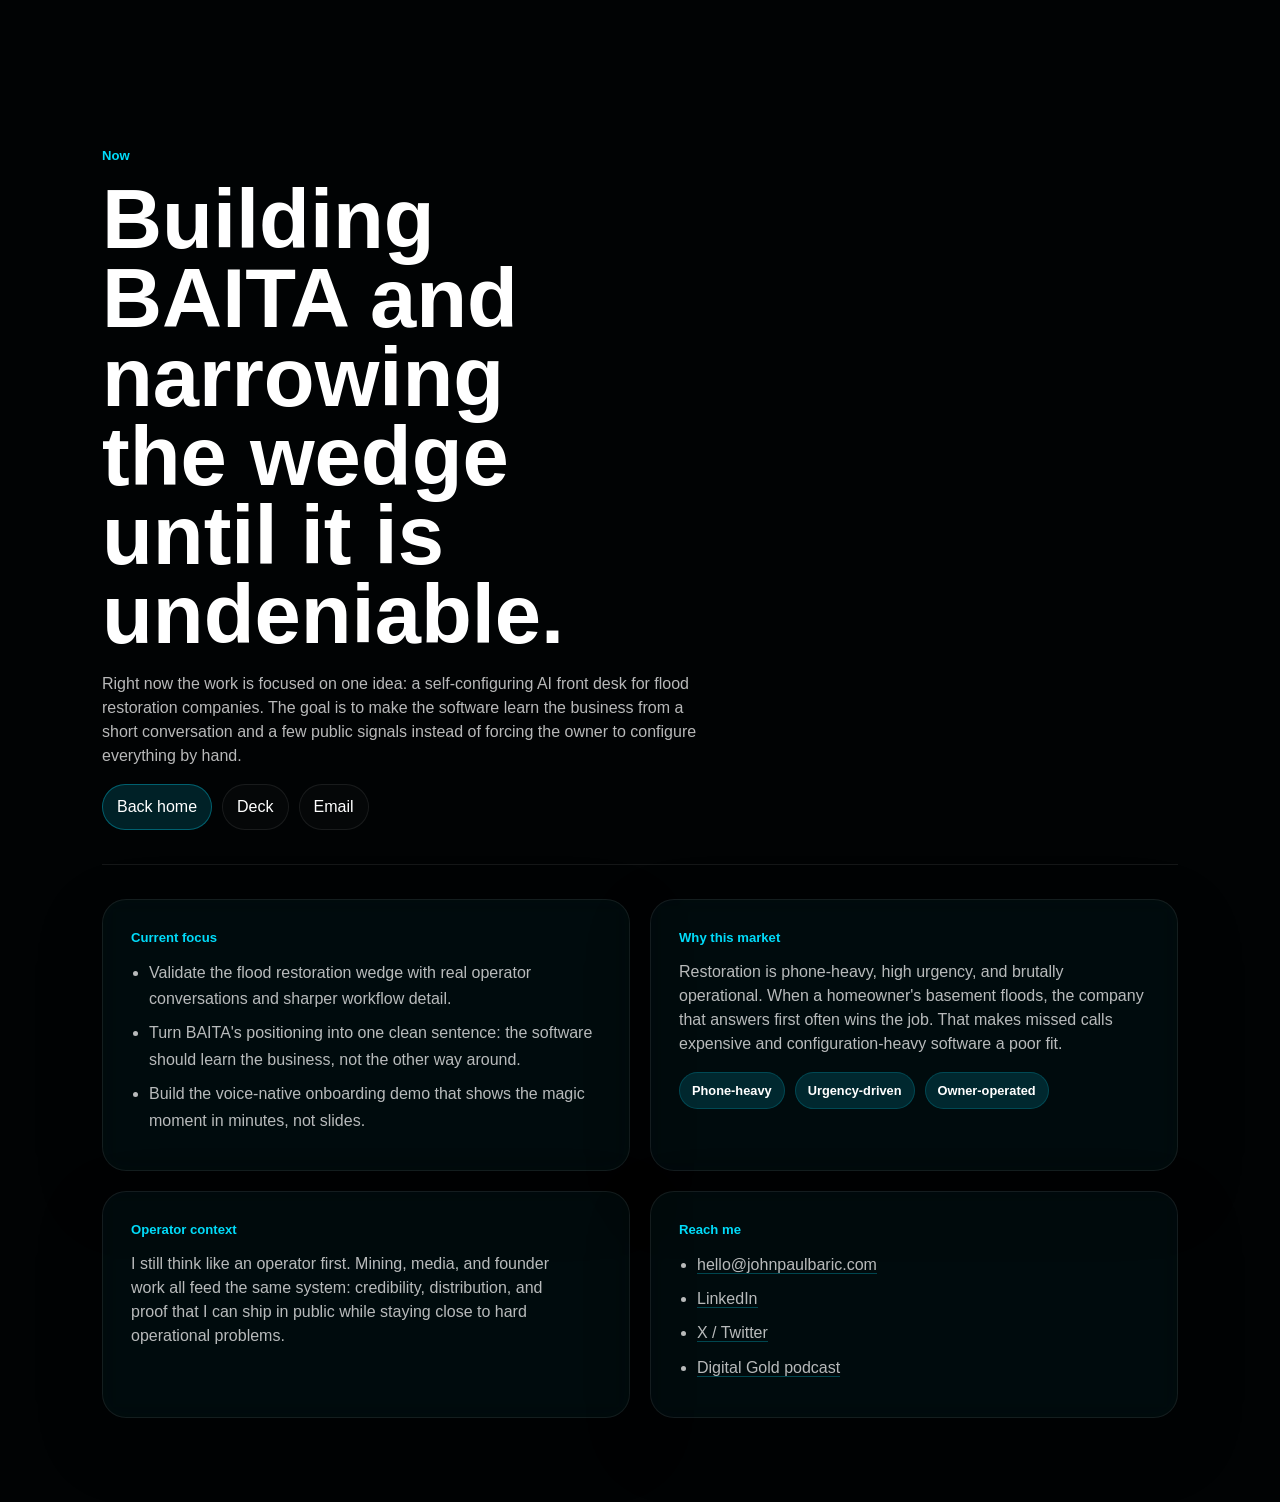
<file: now.html>
<!doctype html>
<html lang="en">
<head>
  <meta charset="utf-8" />
  <meta name="viewport" content="width=device-width, initial-scale=1" />
  <title>Now — JohnPaul Baric</title>
  <meta name="description" content="What JohnPaul Baric is focused on right now: BAITA, flood restoration, operator conversations, and the next demo." />

  <link rel="stylesheet" href="https://api.fontshare.com/v2/css?f[]=clash-display@700,600,500&f[]=general-sans@400,500,600&display=swap">
  <link rel="icon" href="images/headshot.jpg" />
  <link rel="stylesheet" href="stylesheets/landing.css" />
</head>
<body class="nowPage">
  <main class="pageShell">
    <section class="nowHero" aria-labelledby="now-title">
      <div class="section__kicker">Now</div>
      <h1 id="now-title">Building BAITA and narrowing the wedge until it is undeniable.</h1>
      <p>
        Right now the work is focused on one idea: a self-configuring AI front desk for flood restoration companies.
        The goal is to make the software learn the business from a short conversation and a few public signals instead of forcing the owner to configure everything by hand.
      </p>

      <div class="buttonRow">
        <a class="btn btn--primary" href="index.html">Back home</a>
        <a class="btn" href="downloads/baita-2025.pdf" target="_blank" rel="noreferrer">Deck</a>
        <a class="btn" href="mailto:hello@johnpaulbaric.com">Email</a>
      </div>
    </section>

    <section class="nowSection" aria-label="Current focus">
      <div class="nowGrid">
        <article class="card">
          <h3>Current focus</h3>
          <ul class="list">
            <li>Validate the flood restoration wedge with real operator conversations and sharper workflow detail.</li>
            <li>Turn BAITA's positioning into one clean sentence: the software should learn the business, not the other way around.</li>
            <li>Build the voice-native onboarding demo that shows the magic moment in minutes, not slides.</li>
          </ul>
        </article>

        <article class="card">
          <h3>Why this market</h3>
          <p class="cardCopy cardCopy--tight">
            Restoration is phone-heavy, high urgency, and brutally operational. When a homeowner's basement floods, the company that answers first often wins the job. That makes missed calls expensive and configuration-heavy software a poor fit.
          </p>

          <div class="pillRow">
            <span class="pill">Phone-heavy</span>
            <span class="pill">Urgency-driven</span>
            <span class="pill">Owner-operated</span>
          </div>
        </article>

        <article class="card">
          <h3>Operator context</h3>
          <p class="cardCopy cardCopy--tight">
            I still think like an operator first. Mining, media, and founder work all feed the same system: credibility, distribution, and proof that I can ship in public while staying close to hard operational problems.
          </p>
        </article>

        <article class="card">
          <h3>Reach me</h3>
          <ul class="list items">
            <li><a href="mailto:hello@johnpaulbaric.com">hello@johnpaulbaric.com</a></li>
            <li><a href="https://www.linkedin.com/in/jp-baric-6372a764/" target="_blank" rel="noreferrer">LinkedIn</a></li>
            <li><a href="https://x.com/BaricJohnpaul" target="_blank" rel="noreferrer">X / Twitter</a></li>
            <li><a href="https://digital-gold.simplecast.com/" target="_blank" rel="noreferrer">Digital Gold podcast</a></li>
          </ul>
        </article>
      </div>
    </section>
  </main>
</body>
</html>
</file>
<file: stylesheets/landing.css>
:root{
  --bg-primary: #010304;
  --bg-secondary: #080e12;
  --surface: rgba(0, 220, 250, 0.04);
  --surface-strong: rgba(0, 220, 250, 0.08);
  --surface-muted: rgba(255, 255, 255, 0.02);
  --text-primary: #ffffff;
  --text-secondary: rgba(255, 255, 255, 0.72);
  --text-muted: rgba(255, 255, 255, 0.5);
  --border: rgba(0, 220, 250, 0.18);
  --border-strong: rgba(0, 220, 250, 0.34);
  --border-subtle: rgba(255, 255, 255, 0.08);
  --accent: #00dcfa;
  --accent-strong: #00b8d4;
  --accent-dim: rgba(0, 220, 250, 0.14);
  --shadow: 0 24px 64px rgba(0, 0, 0, 0.32);
  --font-display: "Clash Display", sans-serif;
  --font-body: "General Sans", sans-serif;
  --title-size: clamp(2.8rem, 7vw, 5.8rem);
  --heading-size: clamp(2.1rem, 4vw, 3.6rem);
  --section-gap: clamp(72px, 10vw, 112px);
  --card-pad: clamp(18px, 2.8vw, 28px);
  --pad: clamp(20px, 3vw, 32px);
  --maxW: 1120px;
  --t: 180ms;
  --parallax-x: 0px;
  --parallax-y: 0px;
}

*,
*::before,
*::after{
  box-sizing: border-box;
}

html,
body{
  min-height: 100%;
}

html{
  scroll-behavior: smooth;
}

body{
  margin: 0;
  color: var(--text-primary);
  background: var(--bg-primary);
  font-family: var(--font-body);
  line-height: 1.5;
  -webkit-font-smoothing: antialiased;
  text-rendering: optimizeLegibility;
}

a{
  color: inherit;
}

img{
  max-width: 100%;
}

.hero{
  position: relative;
  min-height: 680px;
  height: 100svh;
  height: 100dvh;
  overflow: hidden;
  background: var(--bg-primary);
  border-bottom: 1px solid var(--border-subtle);
}

.hero__canvas{
  position: absolute;
  inset: 0;
  width: 100%;
  height: 100%;
  display: block;
  opacity: 0.9;
}

.hero__ui{
  position: relative;
  width: 100%;
  height: 100%;
  pointer-events: none;
}

.hero__uiInner{
  position: absolute;
  inset: 0;
  transform: translate3d(var(--parallax-x), var(--parallax-y), 0);
}

.hero__ui a,
.hero__ui button{
  pointer-events: auto;
}

.hero__name{
  position: absolute;
  top: var(--pad);
  left: var(--pad);
  text-decoration: none;
  font-family: var(--font-display);
  font-weight: 600;
  font-size: var(--title-size);
  line-height: 0.9;
  color: var(--text-primary);
  transition: color var(--t) ease;
}

.hero__name span{
  display: block;
}

.hero__nav{
  position: absolute;
  top: calc(var(--pad) + 4px);
  right: var(--pad);
  display: flex;
  flex-wrap: wrap;
  justify-content: flex-end;
  gap: 10px;
}

.hero__nav a{
  display: inline-flex;
  align-items: center;
  justify-content: center;
  min-height: 40px;
  padding: 10px 14px;
  border: 1px solid var(--border-subtle);
  border-radius: 999px;
  background: rgba(255, 255, 255, 0.02);
  color: var(--text-primary);
  text-decoration: none;
  transition: transform var(--t) ease, border-color var(--t) ease, background-color var(--t) ease;
}

.hero__nav a:hover{
  transform: translateY(-1px);
  border-color: var(--border);
  background: var(--accent-dim);
}

.hero__social{
  position: absolute;
  right: var(--pad);
  bottom: var(--pad);
  display: flex;
  gap: 12px;
}

.hero__icon{
  display: inline-flex;
  align-items: center;
  justify-content: center;
  width: 22px;
  height: 22px;
  opacity: 0.88;
  text-decoration: none;
  transition: transform var(--t) ease, opacity var(--t) ease, color var(--t) ease;
}

.hero__icon:hover{
  transform: translateY(-1px);
  opacity: 1;
  color: var(--accent);
}

.hero__icon svg{
  width: 22px;
  height: 22px;
  display: block;
  fill: currentColor;
}

.hero__hint{
  position: absolute;
  left: var(--pad);
  bottom: var(--pad);
  color: var(--accent);
  font-size: 12px;
  opacity: 0.9;
  transition: color var(--t) ease;
}

.invertable.is-inverted{
  color: #ffffff !important;
}

main{
  background: transparent;
}

.section{
  max-width: var(--maxW);
  margin: 0 auto;
  padding: var(--section-gap) 22px;
  border-top: 1px solid var(--border-subtle);
}

#portfolio.section{
  border-top: 0;
}

.section__kicker{
  margin: 0 0 14px;
  color: var(--accent);
  font-size: 0.82rem;
  font-weight: 600;
}

.section h2{
  margin: 0 0 18px;
  color: var(--text-primary);
  font-family: var(--font-display);
  font-size: var(--heading-size);
  font-weight: 600;
  line-height: 0.98;
  text-wrap: balance;
}

.section p{
  margin: 0 0 26px;
  max-width: 76ch;
  color: var(--text-secondary);
  text-wrap: pretty;
}

.displayText{
  font-family: var(--font-display);
  font-weight: 600;
  line-height: 1;
  text-wrap: balance;
}

.displayText--sm{
  font-size: clamp(1.3rem, 2.4vw, 1.8rem);
  margin-bottom: 12px;
}

.displayText--md{
  font-size: clamp(1.55rem, 3vw, 2.2rem);
  margin-bottom: 10px;
}

.cardCopy{
  color: var(--text-secondary);
  text-wrap: pretty;
}

.cardCopy--tight{
  margin-top: 0;
}

.socialProof__copy{
  margin: 14px 0 16px !important;
}

.spacer-sm{
  height: 10px;
}

.spacer-md{
  height: 12px;
}

.grid{
  display: grid;
  grid-template-columns: repeat(12, minmax(0, 1fr));
  gap: 20px;
}

.card{
  border: 1px solid var(--border-subtle);
  border-radius: 24px;
  background: var(--surface);
  box-shadow: var(--shadow);
  padding: var(--card-pad);
  backdrop-filter: blur(12px);
}

.card--accent{
  border-color: var(--border);
  background: var(--surface-strong);
}

.card h3{
  margin: 0 0 12px;
  color: var(--accent);
  font-size: 0.82rem;
  font-weight: 600;
}

.list{
  margin: 0;
  padding-left: 18px;
  color: var(--text-secondary);
  line-height: 1.65;
}

.list li{
  margin: 8px 0;
}

.items a{
  text-decoration: none;
  border-bottom: 1px solid rgba(0, 220, 250, 0.28);
}

.items a:hover{
  border-bottom-color: var(--accent);
}

.pillRow{
  display: flex;
  flex-wrap: wrap;
  gap: 10px;
  margin-top: 16px;
}

.pill{
  display: inline-flex;
  align-items: center;
  padding: 8px 12px;
  border: 1px solid var(--border);
  border-radius: 999px;
  background: var(--accent-dim);
  color: var(--text-primary);
  font-size: 0.8rem;
  font-weight: 600;
}

.buttonRow{
  display: flex;
  flex-wrap: wrap;
  gap: 10px;
  margin-top: 16px;
}

.buttonRow--tight{
  margin-top: 14px;
}

.btn{
  display: inline-flex;
  align-items: center;
  justify-content: center;
  min-height: 42px;
  padding: 10px 14px;
  border: 1px solid var(--border-subtle);
  border-radius: 999px;
  background: var(--surface-muted);
  color: var(--text-primary);
  text-decoration: none;
  transition: transform var(--t) ease, border-color var(--t) ease, background-color var(--t) ease;
}

.btn:hover{
  transform: translateY(-1px);
  border-color: var(--border);
  background: var(--accent-dim);
}

.btn--primary{
  border-color: var(--border-strong);
  background: var(--accent-dim);
}

.btn--primary:hover{
  background: rgba(0, 220, 250, 0.2);
}

.portfolio__baita{
  grid-column: span 7;
}

.portfolio__proof{
  grid-column: span 5;
}

.portfolio__podcast{
  grid-column: span 5;
}

.portfolio__suit{
  grid-column: span 7;
}

.split{
  display: grid;
  grid-template-columns: 1.15fr 0.85fr;
  gap: 20px;
}

.stat{
  display: flex;
  align-items: flex-end;
  justify-content: space-between;
  gap: 16px;
  min-height: 94px;
  border: 1px solid var(--border-subtle);
  border-radius: 18px;
  background: rgba(255, 255, 255, 0.02);
  padding: 14px 16px;
}

.stat__label{
  color: var(--text-muted);
  font-size: 0.78rem;
  font-weight: 500;
}

.stat__value{
  color: var(--text-primary);
  font-family: var(--font-display);
  font-size: clamp(1.35rem, 2.4vw, 1.95rem);
  font-variant-numeric: tabular-nums;
  line-height: 1;
  text-align: right;
  text-wrap: balance;
}

.headgear{
  display: grid;
  gap: 18px;
}

.headgear__stage{
  position: relative;
  width: min(520px, 100%);
  margin: 0 auto;
  aspect-ratio: 1 / 1;
  overflow: hidden;
  border: 1px solid var(--border-subtle);
  border-radius: 24px;
  background: rgba(255, 255, 255, 0.02);
}

.headgear__stage img{
  position: absolute;
  inset: 0;
  width: 100%;
  height: 100%;
  object-fit: cover;
}

.headgear__overlay{
  left: 50%;
  top: 22%;
  width: 62%;
  transform: translateX(-50%);
  opacity: 0.94;
  pointer-events: none;
}

.headgear__controls{
  display: flex;
  flex-wrap: wrap;
  justify-content: center;
  gap: 10px;
}

.headgear__controls button,
.bookTabs button{
  appearance: none;
  min-height: 40px;
  padding: 10px 14px;
  border: 1px solid var(--border-subtle);
  border-radius: 999px;
  background: var(--surface-muted);
  color: var(--text-primary);
  font: inherit;
  cursor: pointer;
  transition: transform var(--t) ease, border-color var(--t) ease, background-color var(--t) ease;
}

.headgear__controls button:hover,
.bookTabs button:hover{
  transform: translateY(-1px);
  border-color: var(--border);
  background: var(--accent-dim);
}

.headgear__controls button.is-active,
.bookTabs button.is-active{
  border-color: var(--border-strong);
  background: var(--accent-dim);
}

.gallery{
  display: grid;
  grid-template-columns: repeat(12, minmax(0, 1fr));
  gap: 14px;
}

.mediaFrame{
  overflow: hidden;
  border: 1px solid var(--border-subtle);
  border-radius: 18px;
  background: rgba(255, 255, 255, 0.02);
}

.mediaFrame img{
  display: block;
  width: 100%;
}

.gallery a{
  display: block;
  grid-column: span 4;
  overflow: hidden;
  border: 1px solid var(--border-subtle);
  border-radius: 18px;
  background: rgba(255, 255, 255, 0.02);
  text-decoration: none;
}

.gallery img{
  display: block;
  width: 100%;
  height: 100%;
  aspect-ratio: 4 / 3;
  object-fit: cover;
  transition: transform var(--t) ease, opacity var(--t) ease;
}

.gallery a:hover img{
  transform: scale(1.02);
  opacity: 1;
}

.gallery figcaption{
  padding: 12px 14px 14px;
  color: var(--text-secondary);
  font-size: 0.9rem;
}

.bookTabs{
  display: flex;
  flex-wrap: wrap;
  gap: 10px;
  margin-bottom: 14px;
}

.bookList{
  max-height: 520px;
  overflow: auto;
  padding-right: 6px;
  scrollbar-color: rgba(0, 220, 250, 0.22) transparent;
}

.bookList::-webkit-scrollbar{
  width: 10px;
}

.bookList::-webkit-scrollbar-thumb{
  background: rgba(0, 220, 250, 0.22);
  border-radius: 999px;
}

.bookList li{
  margin: 10px 0;
}

.bookMeta{
  margin-top: 4px;
  color: var(--text-muted);
  font-size: 0.85rem;
  text-wrap: pretty;
}

.footer{
  border-top: 1px solid var(--border-subtle);
  padding: 42px 22px 72px;
  color: var(--text-secondary);
  background: rgba(255, 255, 255, 0.015);
}

.footer__inner{
  max-width: var(--maxW);
  margin: 0 auto;
  display: flex;
  flex-wrap: wrap;
  justify-content: space-between;
  gap: 20px;
}

.footer__brandName{
  color: var(--text-primary);
  font-family: var(--font-display);
  font-size: 1.6rem;
  line-height: 1;
  margin-bottom: 6px;
}

.footer__label{
  color: var(--accent);
  font-size: 0.82rem;
  font-weight: 600;
  margin-bottom: 6px;
}

.footer a{
  color: inherit;
}

.pageShell{
  max-width: var(--maxW);
  margin: 0 auto;
  padding: 34px 22px 84px;
}

.nowHero{
  padding: clamp(64px, 12vw, 112px) 0 34px;
  border-bottom: 1px solid var(--border-subtle);
}

.nowHero h1{
  margin: 0 0 18px;
  max-width: 10.5ch;
  color: var(--text-primary);
  font-family: var(--font-display);
  font-size: clamp(2.7rem, 7vw, 5.2rem);
  font-weight: 600;
  line-height: 0.95;
  text-wrap: balance;
}

.nowHero p{
  max-width: 68ch;
  color: var(--text-secondary);
  text-wrap: pretty;
}

.nowSection{
  padding: 34px 0 0;
}

.nowGrid{
  display: grid;
  grid-template-columns: repeat(12, minmax(0, 1fr));
  gap: 20px;
}

.nowGrid > *{
  grid-column: span 6;
}

.nowGrid .card{
  height: 100%;
}

@media (max-width: 950px){
  .portfolio__baita,
  .portfolio__proof,
  .portfolio__podcast,
  .portfolio__suit,
  .nowGrid > *{
    grid-column: span 12;
  }

  .split{
    grid-template-columns: 1fr;
  }

  .hero{
    min-height: 640px;
  }

  .hero__name{
    max-width: 6ch;
  }
}

@media (max-width: 900px){
  .gallery a{
    grid-column: span 12;
  }

  .gallery img{
    aspect-ratio: 16 / 10;
  }
}

@media (max-width: 640px){
  .hero{
    min-height: 560px;
  }

  .hero__nav{
    top: auto;
    bottom: calc(var(--pad) + 40px);
    left: var(--pad);
    right: auto;
    justify-content: flex-start;
  }

  .hero__social{
    right: auto;
    left: var(--pad);
    bottom: var(--pad);
  }

  .stat{
    flex-direction: column;
    align-items: flex-start;
  }

  .stat__value{
    text-align: left;
  }
}

@media (prefers-reduced-motion: reduce){
  html{
    scroll-behavior: auto;
  }

  *,
  *::before,
  *::after{
    transition: none !important;
    animation-duration: 0.01ms !important;
  }
}
</file>
